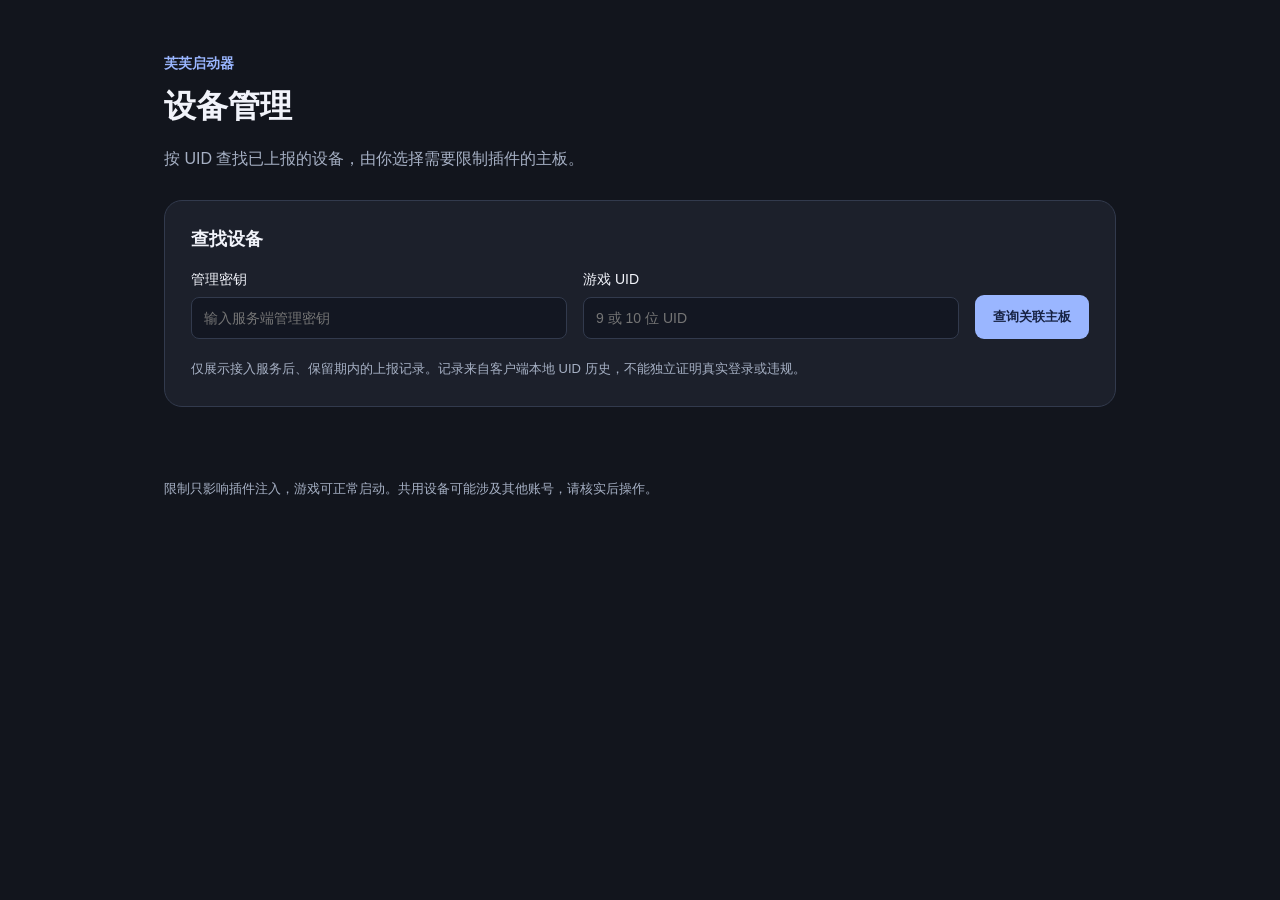
<file: tools/DeviceBanServer/wwwroot/index.html>
<!doctype html>
<html lang="zh-CN">
<head><meta charset="utf-8"><meta name="viewport" content="width=device-width,initial-scale=1"><title>芙芙 · 设备管理</title><link rel="stylesheet" href="admin.css"><script src="admin.js" defer></script></head>
<body>
<main>
  <header><span class="brand">芙芙启动器</span><h1>设备管理</h1><p>按 UID 查找已上报的设备，由你选择需要限制插件的主板。</p></header>
  <section class="card"><h2>查找设备</h2>
    <form id="search-form">
      <label>管理密钥<input id="admin-key" type="password" autocomplete="off" required placeholder="输入服务端管理密钥"></label>
      <label>游戏 UID<input id="uid" inputmode="numeric" pattern="[0-9]{9,10}" maxlength="10" required placeholder="9 或 10 位 UID"></label>
      <button id="search-button" type="submit">查询关联主板</button>
    </form>
    <p class="hint">仅展示接入服务后、保留期内的上报记录。记录来自客户端本地 UID 历史，不能独立证明真实登录或违规。</p>
  </section>
  <section class="card" id="results" hidden>
    <div class="section-heading"><h2 id="result-title">关联设备</h2><label class="select-all"><input type="checkbox" id="select-all"> 全选</label></div>
    <div id="devices"></div>
    <div id="actions">
      <label>限制原因<input id="reason" maxlength="256" placeholder="用户可看到的原因及申诉联系方式"></label>
      <label>期限（天）<input id="days" type="number" min="1" max="90" value="30"></label>
      <div class="buttons"><button id="ban" type="button">限制所选设备的插件</button><button id="unban" class="secondary" type="button">解除所选限制</button><button id="delete" class="secondary" type="button">删除所选记录</button></div>
    </div>
  </section>
  <p id="status" role="status" aria-live="polite"></p>
  <footer>限制只影响插件注入，游戏可正常启动。共用设备可能涉及其他账号，请核实后操作。</footer>
</main>
</body></html>
</file>
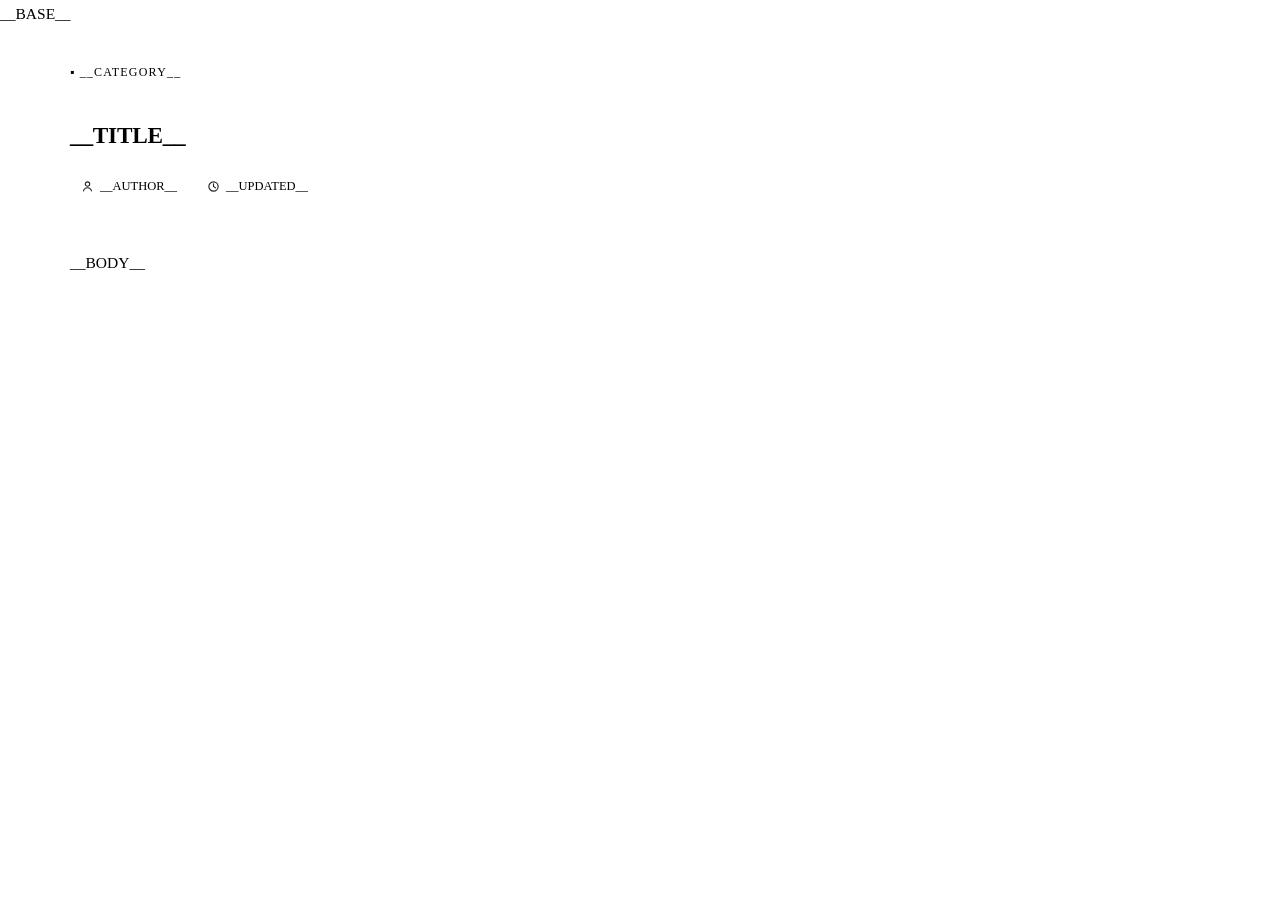
<file: FufuLauncher/Assets/Web/doc-template.html>
<!DOCTYPE html>
<html>
<head>
<meta charset="utf-8">
<meta name="viewport" content="width=device-width, initial-scale=1">
<meta http-equiv="Content-Security-Policy" content="default-src 'none'; img-src https: http: data:; media-src https: http:; style-src 'unsafe-inline'; script-src 'unsafe-inline'; font-src 'self' https://fufu.fonts data:; base-uri https: http:; connect-src 'none'; form-action 'none'; frame-src 'none'">
<meta name="referrer" content="no-referrer">
__BASE__
<style>
__FONTFACE__
:root {
  color-scheme: __SCHEME__;
  --bg: __BG__; --fg: __TEXT__; --head: __HEAD__; --head2: __HEAD2__; --muted: __MUTED__;
  --link: __LINK__; --border: __BORDER__; --inlinebg: __INLINEBG__; --inlinefg: __INLINEFG__;
  --quote: __QUOTEBG__; --chip: __CHIPBG__; --topbg: __TOPBG__; --topfg: __TOPFG__;
  --accent: __ACCENT__;
}
* { box-sizing: border-box; }
html { scroll-behavior: smooth; }
html, body { margin: 0; padding: 0; }
body {
  background: var(--bg); color: var(--fg);
  font-family: __FONTFAMILY__'Segoe UI Variable Text','Segoe UI','Microsoft YaHei UI',sans-serif;
  font-size: 15.5px; line-height: 1.78; word-wrap: break-word;
  -webkit-font-smoothing: antialiased;
}
::selection { background: var(--accent); color: #fff; }
::-webkit-scrollbar { width: 11px; height: 11px; }
::-webkit-scrollbar-thumb { background: var(--border); border-radius: 6px; border: 3px solid transparent; background-clip: content-box; }
::-webkit-scrollbar-thumb:hover { background: var(--muted); background-clip: content-box; }
#bar { position: fixed; top: 0; left: 0; height: 2px; width: 0; background: var(--accent); z-index: 40; transition: width .1s linear; }
.shell { display: flex; gap: 40px; align-items: flex-start; max-width: 1220px; margin: 0 auto; padding: 34px 40px 90px; }
.main { flex: 1 1 auto; min-width: 0; }
.toc { flex: 0 0 216px; position: sticky; top: 26px; max-height: calc(100vh - 60px); overflow: auto; font-size: 13px; }
.toc.hide { display: none; }
.toc .tt { font-size: 11.5px; letter-spacing: .1em; text-transform: uppercase; color: var(--muted); margin: 0 0 10px 12px; }
.toc a { display: block; padding: 4px 12px; border-left: 2px solid var(--border); color: var(--muted); line-height: 1.45; text-decoration: none; }
.toc a:hover { color: var(--fg); border-left-color: var(--muted); text-decoration: none; }
.toc a.on { color: var(--link); border-left-color: var(--accent); background: var(--quote); border-radius: 0 6px 6px 0; }
.toc a.lv3 { padding-left: 26px; font-size: 12.4px; }
.toc a.lv4 { padding-left: 38px; font-size: 12px; }
@media (max-width: 1080px) { .toc { display: none; } .shell { padding: 26px 26px 80px; } }
.dochead { margin-bottom: 26px; }
.crumb { font-size: 12px; letter-spacing: .1em; text-transform: uppercase; color: var(--muted); margin-bottom: 8px; }
.crumb b { color: var(--accent); font-weight: 600; }
.title { font-size: 30px; line-height: 1.28; font-weight: 700; color: var(--head); margin: 0 0 14px; letter-spacing: -.01em; }
.meta { display: flex; flex-wrap: wrap; gap: 8px; }
.chip { display: inline-flex; align-items: center; gap: 6px; font-size: 12.5px; color: var(--muted); background: var(--chip); border: 1px solid var(--border); border-radius: 999px; padding: 3px 11px; }
.chip svg { width: 13px; height: 13px; flex: none; opacity: .85; }
.rule { height: 1px; background: linear-gradient(90deg, var(--border), transparent 70%); margin: 22px 0 4px; }
.main h1, .main h2, .main h3, .main h4, .main h5, .main h6 { color: var(--head); font-weight: 700; line-height: 1.32; margin: 1.6em 0 .6em; scroll-margin-top: 20px; position: relative; }
.main h1 { font-size: 1.5em; padding-bottom: .32em; border-bottom: 1px solid var(--border); }
.main h2 { font-size: 1.3em; margin-top: 1.8em; }
.main h3 { font-size: 1.13em; color: var(--head2); }
.main h4 { font-size: 1.03em; color: var(--head2); }
.main > :first-child { margin-top: 0; }
.hanchor { position: absolute; left: -0.85em; top: 0; color: var(--border); text-decoration: none; font-weight: 400; opacity: 0; transition: opacity .15s; }
.main h1:hover .hanchor, .main h2:hover .hanchor, .main h3:hover .hanchor, .main h4:hover .hanchor { opacity: 1; color: var(--accent); }
p { margin: .68em 0; }
a { color: var(--link); text-decoration: none; }
a:hover { text-decoration: underline; }
a.ext::after { content: "\2197"; font-size: .82em; margin-left: .18em; opacity: .7; }
ul, ol { padding-left: 1.55em; margin: .55em 0; }
li { margin: .32em 0; }
li::marker { color: var(--muted); }
strong { color: var(--head); font-weight: 600; }
blockquote { margin: 1.05em 0; padding: .55em 1.15em; border-left: 3px solid var(--accent); color: var(--muted); background: var(--quote); border-radius: 0 8px 8px 0; }
blockquote p { margin: .25em 0; }
code { font-family: 'Cascadia Code','JetBrains Mono','Consolas',monospace; font-size: .88em; background: var(--inlinebg); color: var(--inlinefg); padding: .12em .42em; border-radius: 5px; }
pre, div[style*="background-color"] pre { font-family: 'Cascadia Code','JetBrains Mono','Consolas',monospace; font-size: 13px; line-height: 1.68; }
pre, div[style*="background-color"] {
  position: relative; background: #1B1B1D; color: #DADADA;
  border: 1px solid #303033; border-radius: 12px;
  padding: 46px 18px 16px; margin: 1.15em 0; overflow: hidden;
  box-shadow: 0 3px 18px rgba(0,0,0,.32);
}
pre::before, div[style*="background-color"]::before {
  content: ""; position: absolute; top: 17px; left: 18px;
  width: 12px; height: 12px; border-radius: 50%;
  background: #ff5f56; box-shadow: 20px 0 0 #ffbd2e, 40px 0 0 #27c93f;
}
.codelang { position: absolute; top: 14px; right: 92px; font-size: 11px; letter-spacing: .06em; text-transform: uppercase; color: #8A8A8F; font-family: 'Cascadia Code','Consolas',monospace; }
.copybtn { position: absolute; top: 9px; right: 12px; font-size: 11.5px; color: #B9B9BE; background: rgba(255,255,255,.07); border: 1px solid #3A3A3E; border-radius: 6px; padding: 3px 9px; cursor: pointer; }
.copybtn:hover { background: rgba(255,255,255,.15); color: #fff; }
pre code, div[style*="background-color"] code { display: inline; background: none; color: inherit; padding: 0; tab-size: 4; }
pre code { display: block; overflow-x: auto; }
div[style*="background-color"] pre { position: static; background: none; border: none; border-radius: 0; padding: 0; margin: 0; box-shadow: none; overflow-x: auto; }
div[style*="background-color"] pre::before { display: none; }
.tblwrap { margin: 1.15em 0; overflow-x: auto; border: 1px solid var(--border); border-radius: 12px; }
table { border-collapse: collapse; width: 100%; font-size: .93em; }
th, td { border-bottom: 1px solid var(--border); border-right: 1px solid var(--border); padding: 9px 13px; text-align: left; vertical-align: top; }
th:last-child, td:last-child { border-right: none; }
tr:last-child td { border-bottom: none; }
th { background: var(--inlinebg); color: var(--head); font-weight: 600; white-space: nowrap; }
tbody tr:hover td { background: var(--quote); }
hr { border: none; border-top: 1px solid var(--border); margin: 1.8em 0; }
.contains-task-list, .task-list-item { list-style: none; }
.contains-task-list { padding-left: .4em; }
.task-list-item input { margin-right: .5em; accent-color: var(--accent); }
.main img { max-width: 100%; height: auto; border-radius: 10px; border: 1px solid var(--border); cursor: zoom-in; transition: box-shadow .18s, transform .18s; }
.main img.solo { display: block; margin: .9em 0; }
.main img:hover { box-shadow: 0 6px 22px rgba(0,0,0,.28); }
.imgfail { display: inline-block; padding: 9px 14px; border: 1px dashed var(--border); border-radius: 10px; background: var(--quote); color: var(--muted); font-size: 12.5px; font-family: 'Cascadia Code','Consolas',monospace; }
#lb { position: fixed; inset: 0; background: rgba(10,10,10,.86); display: none; align-items: center; justify-content: center; z-index: 60; }
#lb.open { display: flex; }
#lb img { max-width: 94vw; max-height: 86vh; border: none; border-radius: 8px; box-shadow: 0 14px 60px rgba(0,0,0,.6); cursor: zoom-out; }
#lb .cap { position: fixed; left: 0; right: 0; bottom: 20px; text-align: center; color: #D8D8D8; font-size: 13px; padding: 0 20px; }
#lb .x { position: fixed; top: 16px; right: 22px; font-size: 26px; color: #C8C8C8; cursor: pointer; line-height: 1; }
#totop {
  position: fixed; right: 24px; bottom: 26px; width: 42px; height: 42px; border-radius: 50%;
  background: var(--topbg); color: var(--topfg); border: 1px solid var(--border);
  display: flex; align-items: center; justify-content: center; font-size: 19px; cursor: pointer;
  opacity: 0; transition: opacity .25s, transform .18s; box-shadow: 0 3px 16px rgba(0,0,0,.36);
}
#totop:hover { background: var(--accent); color: #fff; border-color: transparent; transform: translateY(-2px); }
</style>
</head>
<body>
<div id="bar"></div>
<div class="shell">
  <main class="main" id="main">
    <header class="dochead">
      <div class="crumb" id="crumb"><b>&#9642;</b> <span class="v">__CATEGORY__</span></div>
      <h1 class="title">__TITLE__</h1>
      <div class="meta">
        <span class="chip" id="ch-author"><svg viewBox="0 0 16 16" fill="none" stroke="currentColor" stroke-width="1.4" stroke-linecap="round"><circle cx="8" cy="5" r="2.7" /><path d="M3.1 13.5c.7-2.7 2.6-4 4.9-4s4.2 1.3 4.9 4" /></svg><span class="v">__AUTHOR__</span></span>
        <span class="chip" id="ch-date"><svg viewBox="0 0 16 16" fill="none" stroke="currentColor" stroke-width="1.4" stroke-linecap="round"><circle cx="8" cy="8" r="5.7" /><path d="M8 4.6V8l2.5 1.7" /></svg><span class="v">__UPDATED__</span></span>
      </div>
      <div class="rule"></div>
    </header>
    __BODY__
  </main>
  <nav class="toc hide" id="toc"><div class="tt">本页目录</div></nav>
</div>
<div id="lb"><span class="x">&#215;</span><img alt=""><div class="cap"></div></div>
<div id="totop">&#8593;</div>
<script>
(function () {
  var doc = document.getElementById("main");
  var toc = document.getElementById("toc");
  var bar = document.getElementById("bar");
  var top = document.getElementById("totop");
  var lb = document.getElementById("lb");
  var lbImg = lb.querySelector("img");
  var lbCap = lb.querySelector(".cap");

  [].forEach.call(["crumb", "ch-author", "ch-date"], function (id) {
    var n = document.getElementById(id);
    if (!n) return;
    var v = n.querySelector(".v");
    if (!v || !v.textContent.trim()) n.parentNode.removeChild(n);
  });

  var heads = [].slice.call(doc.querySelectorAll("h1, h2, h3, h4")).filter(function (h) {
    return !h.closest(".dochead");
  });

  if (heads.length > 1) {
    heads.forEach(function (h, i) {
      var label = h.textContent.trim();
      var id = "sec-" + (i + 1);
      h.id = id;
      var a = document.createElement("a");
      a.className = "hanchor";
      a.href = "#" + id;
      a.textContent = "#";
      h.insertBefore(a, h.firstChild);
      var item = document.createElement("a");
      item.href = "#" + id;
      item.className = "lv" + h.tagName.charAt(1);
      item.textContent = label;
      item.title = label;
      toc.appendChild(item);
    });
    toc.className = "toc";
  }

  var list = [].slice.call(toc.querySelectorAll("a"));

  function mark() {
    var y = window.pageYOffset + 90;
    var active = -1;
    for (var i = 0; i < list.length; i++) {
      if (list[i].__top <= y) active = i;
    }
    for (var j = 0; j < list.length; j++) {
      var on = j === active;
      if (on !== (list[j].className.indexOf("on") >= 0)) {
        list[j].className = list[j].className.replace(" on", "") + (on ? " on" : "");
        if (on) {
          var r = list[j].getBoundingClientRect();
          var rr = toc.getBoundingClientRect();
          if (r.top < rr.top + 8 || r.bottom > rr.bottom - 8) toc.scrollTop += r.top - rr.top - rr.height / 2;
        }
      }
    }
  }

  function progress() {
    var h = document.documentElement.scrollHeight - window.innerHeight;
    bar.style.width = (h > 0 ? Math.min(100, window.pageYOffset / h * 100) : 0) + "%";
    top.style.opacity = window.pageYOffset > 320 ? "1" : "0";
  }

  function onScroll() {
    list.forEach(function (a) {
      var t = document.getElementById(a.getAttribute("href").slice(1));
      a.__top = t ? t.getBoundingClientRect().top + window.pageYOffset : 0;
    });
    mark();
    progress();
  }

  toc.addEventListener("click", function (e) {
    var a = e.target.closest ? e.target.closest("a") : null;
    if (!a || !a.hash) return;
    e.preventDefault();
    var t = document.getElementById(a.getAttribute("href").slice(1));
    if (t) {
      t.scrollIntoView({ behavior: "smooth", block: "start" });
      try { history.replaceState(null, "", a.getAttribute("href")); } catch (err) {}
    }
  });

  doc.addEventListener("click", function (e) {
    var a = e.target.closest ? e.target.closest("a.hanchor") : null;
    if (!a) return;
    e.preventDefault();
    var t = document.getElementById(a.getAttribute("href").slice(1));
    if (t) {
      t.scrollIntoView({ behavior: "smooth", block: "start" });
      try { history.replaceState(null, "", a.getAttribute("href")); } catch (err) {}
    }
  });

  [].forEach.call(doc.querySelectorAll("table"), function (t) {
    if (t.parentNode.className === "tblwrap") return;
    var w = document.createElement("div");
    w.className = "tblwrap";
    t.parentNode.insertBefore(w, t);
    w.appendChild(t);
  });

  var cardSel = "pre, div[style*='background-color']";
  [].forEach.call(doc.querySelectorAll(cardSel), function (card) {
    if (card.parentElement && card.parentElement.closest(cardSel)) return;
    var code = card.querySelector("code");
    var text = (code || card.querySelector("pre") || card).innerText;
    var lang = "";
    if (code) {
      for (var i = 0; i < code.classList.length; i++) {
        var c = code.classList[i];
        if (c.indexOf("language-") === 0) lang = c.slice(9);
      }
    }
    if (lang) {
      var l = document.createElement("span");
      l.className = "codelang";
      l.textContent = lang;
      card.appendChild(l);
    }
    var b = document.createElement("button");
    b.className = "copybtn";
    b.type = "button";
    b.textContent = "复制";
    b.addEventListener("click", function () {
      var t = text.replace(/\u00a0/g, " ");
      function done(ok) {
        b.textContent = ok ? "已复制" : "复制失败";
        setTimeout(function () { b.textContent = "复制"; }, 1400);
      }
      if (navigator.clipboard && navigator.clipboard.writeText) {
        navigator.clipboard.writeText(t).then(function () { done(true); }, function () { legacy(); });
      } else { legacy(); }
      function legacy() {
        var ta = document.createElement("textarea");
        ta.value = t;
        ta.style.position = "fixed";
        ta.style.opacity = "0";
        document.body.appendChild(ta);
        ta.select();
        var ok = false;
        try { ok = document.execCommand("copy"); } catch (err) { ok = false; }
        document.body.removeChild(ta);
        done(ok);
      }
    });
    card.appendChild(b);
  });

  function fileName(u) {
    var p = (u || "").split("?")[0].split("#")[0];
    var n = p.substring(p.lastIndexOf("/") + 1);
    try { n = decodeURIComponent(n); } catch (err) { }
    return n.length > 40 ? n.slice(0, 37) + "..." : n;
  }

  var junkAlt = /^(alt[-\s]?text|image\d*|img\d*|pic|picture|photo|screenshot|logo|banner|图\d*|图片\d*|截图|图标|示意图)$/i;

  function captionFor(im) {
    var a = (im.getAttribute("alt") || "").trim();
    if (a.length > 2 && !junkAlt.test(a)) return a;
    return fileName(im.getAttribute("src"));
  }

  [].forEach.call(doc.querySelectorAll("img"), function (im) {
    im.loading = "lazy";
    if (im.parentNode && im.parentNode.childNodes.length === 1 && im.parentNode.tagName === "P") {
      im.className += " solo";
    }

    function fail() {
      if (im.__failed || !im.parentNode) return;
      im.__failed = true;
      var s = document.createElement("span");
      s.className = "imgfail";
      s.textContent = fileName(im.getAttribute("src"));
      im.parentNode.replaceChild(s, im);
    }

    im.addEventListener("error", fail);
    if (im.complete && im.naturalWidth === 0) fail();

    im.addEventListener("click", function () {
      if (im.__failed) return;
      lbImg.src = im.src;
      lbImg.alt = im.getAttribute("alt") || "";
      lbCap.textContent = captionFor(im);
      lb.className = "open";
    });
  });

  [].forEach.call(doc.querySelectorAll("a[href]"), function (a) {
    var h = a.getAttribute("href");
    if (/^https?:\/\//i.test(h)) a.className += " ext";
  });

  function closeLb() {
    lb.className = "";
    lbImg.removeAttribute("src");
  }

  lb.addEventListener("click", closeLb);
  document.addEventListener("keydown", function (e) {
    if (e.key === "Escape") closeLb();
  });

  top.addEventListener("click", function () {
    window.scrollTo({ top: 0, behavior: "smooth" });
  });

  window.addEventListener("scroll", onScroll);
  window.addEventListener("resize", onScroll);
  window.addEventListener("load", onScroll);
  onScroll();
})();
</script>
</body>
</html>
</file>
<file: tools/DeviceBanServer/wwwroot/admin.css>
:root{color-scheme:dark;--bg:#12151d;--card:#1c202b;--ink:#f1f3fa;--muted:#a6b0c4;--accent:#9ab6ff;--border:#323a4d}*{box-sizing:border-box}body{margin:0;background:var(--bg);color:var(--ink);font-family:Segoe UI,Microsoft YaHei,sans-serif}main{max-width:1000px;margin:54px auto;padding:0 24px}.brand{color:var(--accent);font-size:14px;font-weight:600}h1{font-size:32px;margin:12px 0}h2{font-size:18px;margin:0 0 20px}header p,.hint,footer{color:var(--muted);line-height:1.8}.card{background:var(--card);border:1px solid var(--border);border-radius:18px;padding:26px;margin-top:26px}form{display:grid;grid-template-columns:1fr 1fr auto;gap:16px;align-items:end}label{display:grid;gap:8px;font-size:14px}input{min-width:0;background:#131722;border:1px solid var(--border);border-radius:8px;padding:12px;color:var(--ink);font:inherit}input:focus-visible,button:focus-visible{outline:2px solid var(--accent);outline-offset:3px}button{background:var(--accent);color:#172344;border:0;border-radius:9px;padding:13px 18px;font-weight:600;cursor:pointer}button:disabled{opacity:.45;cursor:wait}.secondary{background:#30394c;color:var(--ink)}.hint{font-size:13px;margin:18px 0 0}.section-heading{display:flex;justify-content:space-between;align-items:center;margin-bottom:10px}.select-all{display:flex;align-items:center}.device{display:grid;grid-template-columns:auto 1fr;gap:16px;padding:20px 0;border-top:1px solid var(--border)}input[type=checkbox]{width:18px;height:18px;accent-color:var(--accent)}.device-id{font-family:Consolas,monospace;word-break:break-all;font-size:14px}.meta{font-size:13px;color:var(--muted);line-height:1.8;margin:8px 0}.badge{display:inline-block;border-radius:5px;background:#2e5143;color:#abebcc;font-size:12px;padding:4px 8px}.banned{background:#603d43;color:#ffd0d5}#actions{display:grid;grid-template-columns:1fr 150px;gap:16px;margin-top:24px}.buttons{grid-column:1/-1;display:flex;gap:12px;flex-wrap:wrap}#status{white-space:pre-wrap;line-height:1.8;min-height:24px}footer{font-size:13px;margin-top:30px}[hidden]{display:none!important}@media(max-width:700px){form,#actions{grid-template-columns:1fr}.card{padding:20px}main{margin-top:30px}}
</file>
